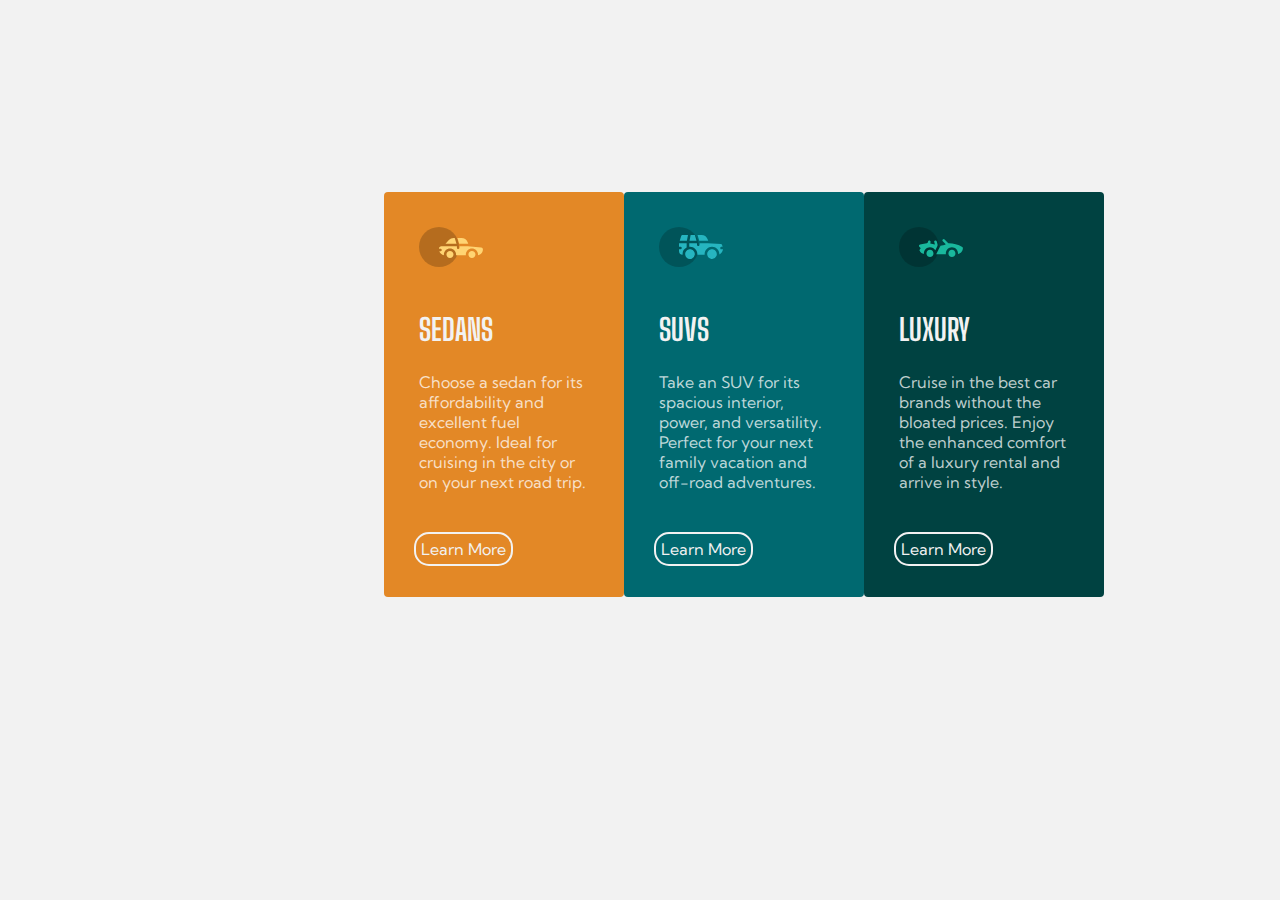
<file: 3-column-preview-card-component-main/index.html>
<!DOCTYPE html>
<html lang="en">
<head>
  <meta charset="UTF-8">
  <meta name="viewport" content="width=device-width, initial-scale=1.0"> 

  <link rel="icon" type="image/png" sizes="32x32" href="./images/favicon-32x32.png">
  <title>Furkan Frontend Mentor</title>
  <style>
    @import url('https://fonts.googleapis.com/css2?family=Kumbh+Sans&display=swap');
    @import url('https://fonts.googleapis.com/css2?family=Big+Shoulders+Display:wght@700&display=swap');
    *{
      border-radius: 4px;
    }
    body{
      background-color: hsl(0, 0%, 95%);
      margin-left:30%;
      margin-top: 15%;
    }
    div.main{
      display: flex;
      justify-content: baseline;
      text-align: left;
    }
    img.photo{
      padding: 5px;
      margin: 15px;
    }
    h2.head{
      color: hsl(0, 0%, 95%);
      font-size: 30px;
      font-family: 'Big Shoulders Display', cursive;
      margin: 20px;
    }
    a.button{
      color: hsl(0, 0%, 95%);
      font-family: 'Kumbh Sans', sans-serif;
      text-decoration: none;
      border: solid 2px;
      border-radius: 15px;
      padding: 5px;
      margin: 15px;
      margin-top: 20px;
      display: inline-block;
    }
    p.parag{
      color: hsla(0, 0%, 100%, 0.75);
      font-family: 'Kumbh Sans', sans-serif;
      padding: 5px;
      margin: 15px;
    }
    div.sedan{
      width: 210px;
      height: 375px;
      background-color: hsl(31, 77%, 52%);
      padding: 15px;

    }
    div.suvs{
      width: 210px;
      height: 375px;
      background-color: hsl(184, 100%, 22%);
      padding: 15px;    
    }
    div.luxury{
      width: 210px;
      height: 375px;
      background-color: hsl(179, 100%, 13%);
      padding: 15px;
    }
  </style>
</head>
<body>
  <div class="main">
  <div class="sedan">
  <img class="photo" src="images/icon-sedans.svg" alt="">
  <h2 class="head">SEDANS</h2>
  <p class="parag">Choose a sedan for its affordability and excellent fuel economy. Ideal for cruising in the city 
  or on your next road trip.</p>
  <a class="button" href="#">Learn More</a>
  </div>
  <div class="suvs">
    <img class="photo" src="images/icon-suvs.svg" alt="">
  <h2 class="head">SUVS</h2>
  <p class="parag">Take an SUV for its spacious interior, power, and versatility. Perfect for your next family vacation 
    and off-road adventures.</p>
    <a class="button" href="#">Learn More</a>
  </div>
  <div class="luxury">
  <img class="photo" src="images/icon-luxury.svg" alt="">
  <h2 class="head">LUXURY</h2>
  <p class="parag"> Cruise in the best car brands without the bloated prices. Enjoy the enhanced comfort of a luxury 
    rental and arrive in style.</p>
    <a class="button" href="#">Learn More</a>
  </div>
</div>
</body>
</html>
</file>
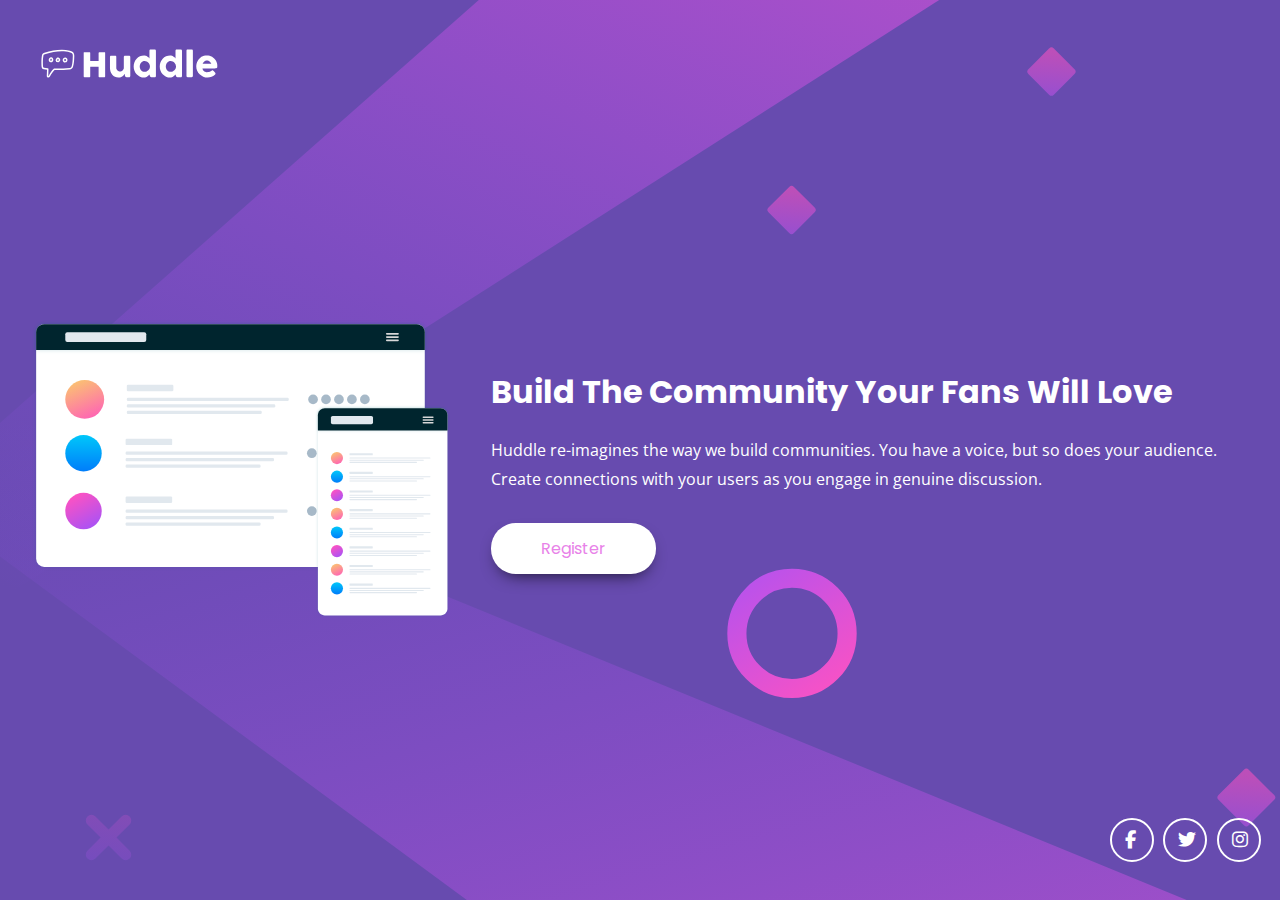
<file: huddle-landing-page-with-single-introductory-section-master/index.html>
<!DOCTYPE html>
<html lang="en">
<head>
  <meta charset="UTF-8">
  <meta name="viewport" content="width=device-width, initial-scale=1.0">

  <link rel="icon" type="image/png" sizes="32x32" href="./images/favicon-32x32.png">
  
  <title>Frontend Mentor | Huddle landing page with single introductory section</title>
  <link rel="stylesheet" href="https://cdnjs.cloudflare.com/ajax/libs/font-awesome/6.1.1/css/all.min.css"/>
  <link rel="stylesheet" href="style.css">
</head>
<body>
  <div class="container">
    <div class="wrapper">
      <div class="header">
        <img src="images/logo.svg" alt="" srcset="">
      </div>
      <div class="main">
        <div class="hero-img"><img src="images/illustration-mockups.svg" alt="" srcset=""></div>
        <div class="hero-text">
          <h1>Build The Community Your Fans Will Love</h1>
          <p>Huddle re-imagines the way we build communities. You have a voice, but so does your audience. 
          Create connections with your users as you engage in genuine discussion.</p>
          <a href="#">Register</a>
        </div>
      </div>
      <div class="social">
        <a href="#">
          <i class="fab fa-facebook-f"></i>
        </a>
        <a href="#">
          <i class="fab fa-twitter"></i>
        </a>
        <a href="#">
          <i class="fab fa-instagram"></i>
        </a>
      </div>
    </div> 
  </div>



  

  

</body>
</html>
</file>
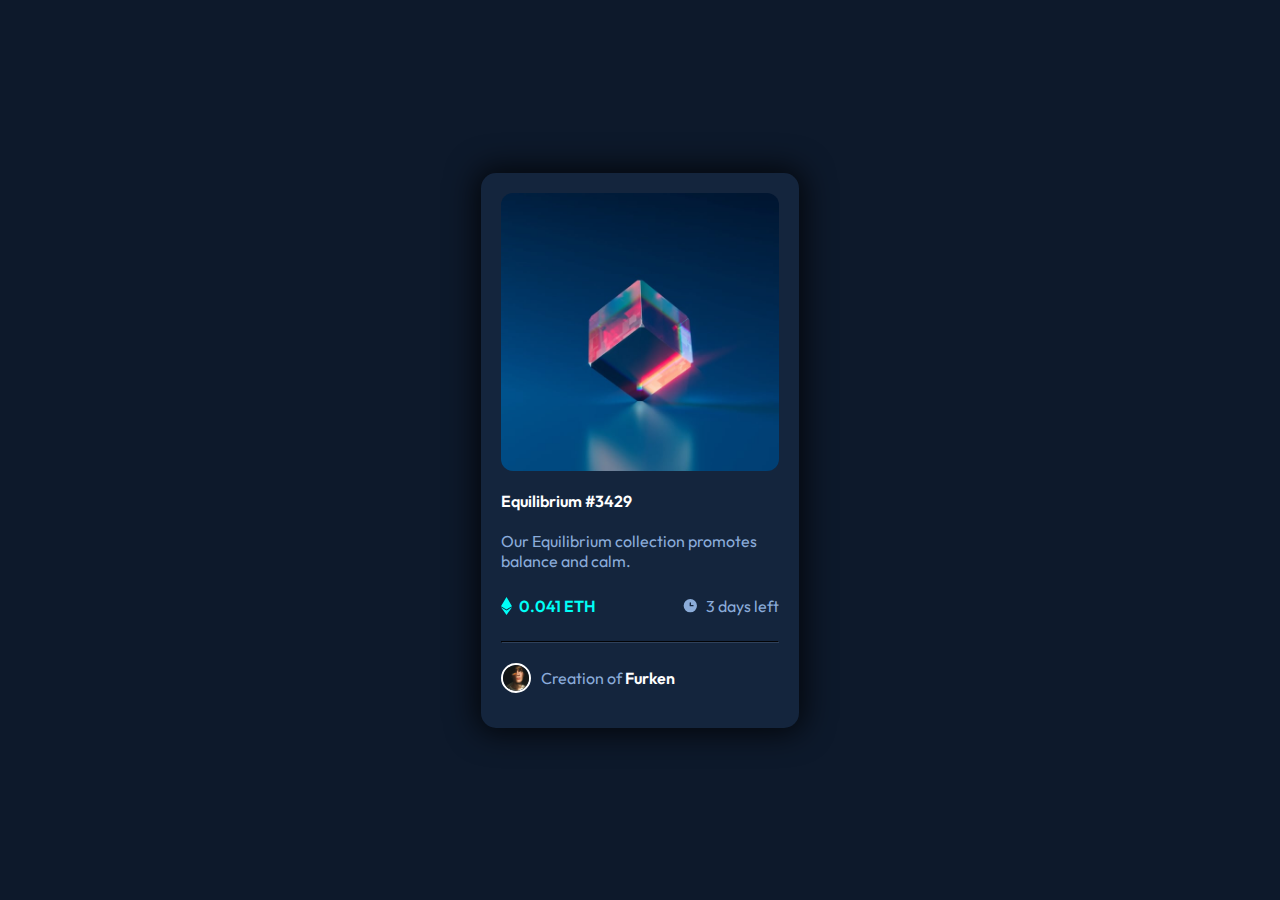
<file: nft-demo/index.html>
<!DOCTYPE html>
<html lang="en">
<head>
  <meta charset="UTF-8">
  <meta name="viewport" content="width=device-width, initial-scale=1.0">

  <link rel="icon" type="image/png" sizes="32x32" href="./images/favicon-32x32.png">
  
  <title>Frontend Mentor | NFT preview card component</title>
  <link rel="stylesheet" href="style.css">
</head>
<body>
  <div class="container">
    <div class="wrapper">
      <div class="img-top">
        <img src="images/image-equilibrium.jpg" alt="">
        <div class="img-overlay">
          <img src="images/icon-view.svg" alt="">
        </div>
      </div>
      <div class="box-text">
        <a href="#">Equilibrium #3429</a>
        <p>Our Equilibrium collection promotes balance and calm.</p>
        <div class="flex">
          <div class="eth">
            <img src="images/icon-ethereum.svg" alt="">
            <p>0.041 ETH</p>
          </div>
          <div class="days">
            <img src="images/icon-clock.svg" alt="">
            <p>3 days left</p>
          </div>
        </div>
        <hr>
        <div class="author">
          <img src="images/image-avatar.png" alt="">
          <p>Creation of <a href="#" class="name">Furken</a></p>
        </div>
      </div>
    </div>
  </div>


  
  
  
  

</body>
</html>
</file>
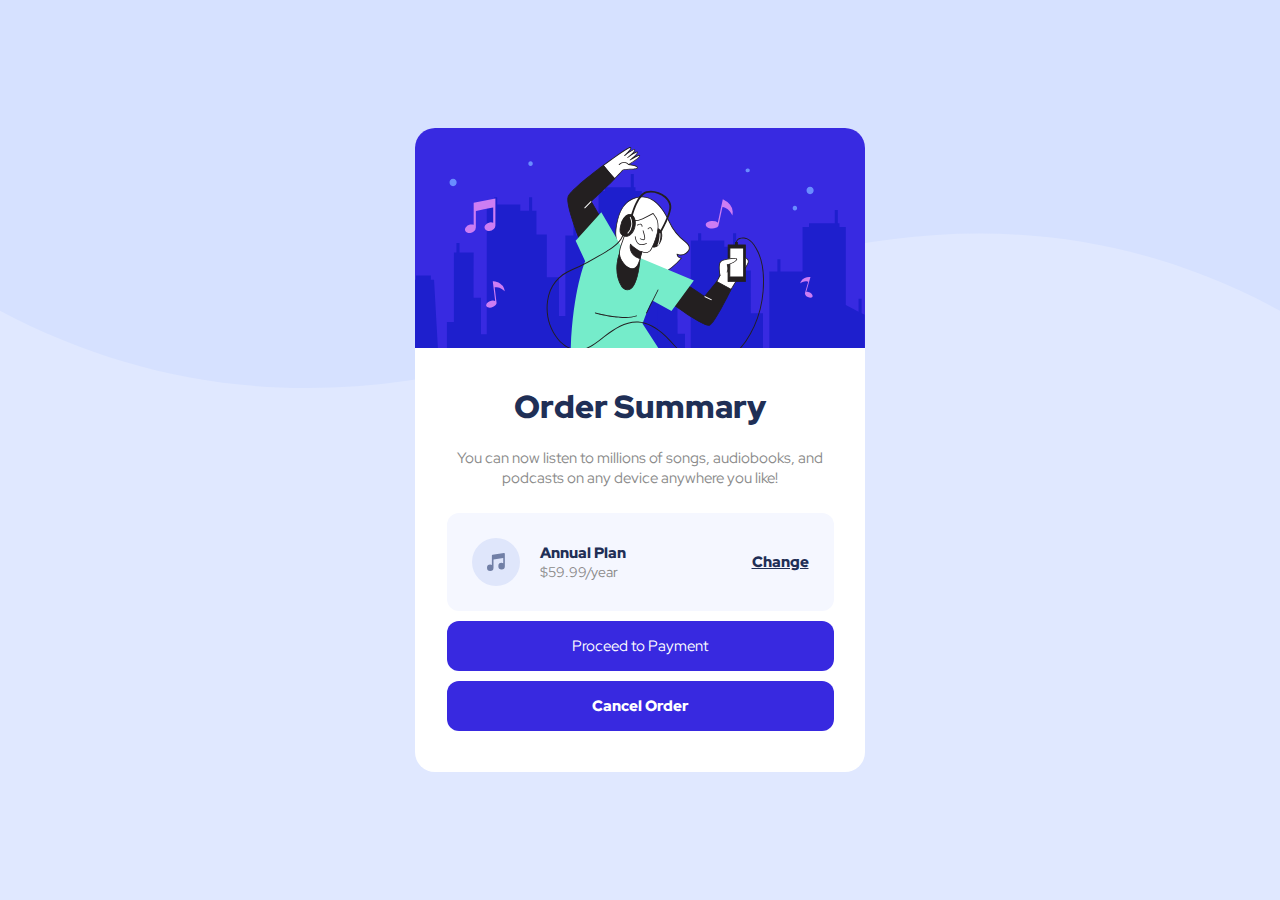
<file: order-summary-component-main/index.html>
<!DOCTYPE html>
<html lang="en">
<head>
  <meta charset="UTF-8">
  <meta name="viewport" content="width=device-width, initial-scale=1.0">

  <link rel="icon" type="image/png" sizes="32x32" href="./images/favicon-32x32.png">
  <link rel="stylesheet" href="style.css">
  
  <title>Frontend Mentor | Order summary card</title>
</head>
<body>

  <div class="container">
    <div class="hero">
      <img src="images/illustration-hero.svg" alt="">
  </div>
  <div class="text-content">
    <h2 class="title">
      Order Summary
    </h2>
    <p class="subtitle">
      You can now listen to millions of songs, audiobooks, and podcasts on any 
      device anywhere you like!
    </p>
    <div class="plan-box">
      <div class="plan-box-left">
        <img src="images/icon-music.svg" alt="">
        <div>
          <h5>Annual Plan</h5>
          <p>$59.99/year</p>
        </div>
      </div>
      <a href="#">Change</a>
    </div>
    <a href="#" class="proceed-btn">Proceed to Payment</a>
    <a href="#" class="cancel-btn">Cancel Order</a>
  </div>
</div>
  

  

</body>
</html>
</file>
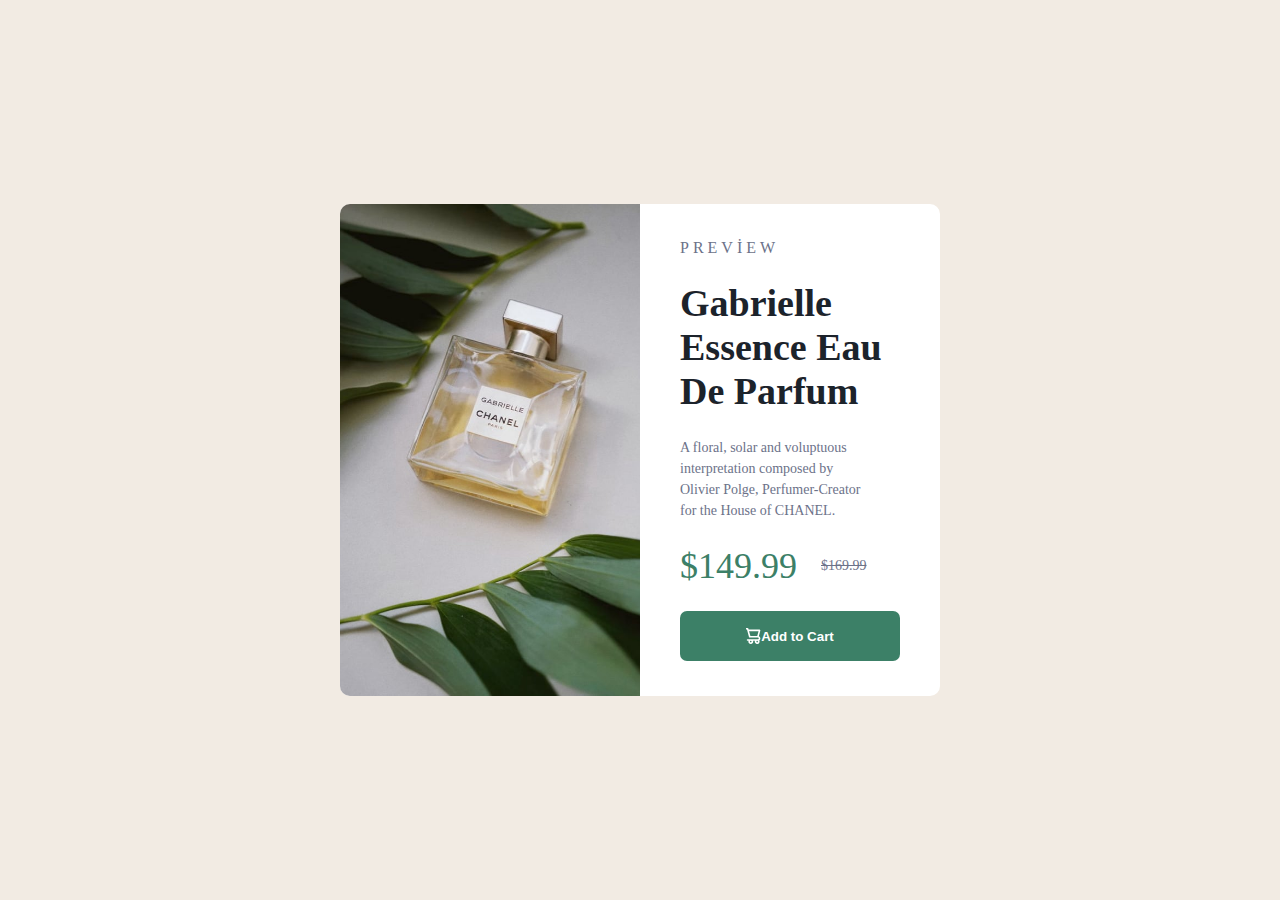
<file: product-preview-card-component-main/index.html>
<!DOCTYPE html>
<html lang="tr">
<head>
  <meta charset="UTF-8">
  <meta name="viewport" content="width=device-width, initial-scale=1.0"> <!-- displays site properly based on user's device -->

  <link rel="icon" type="image/png" sizes="32x32" href="./images/favicon-32x32.png">
  <link rel="stylesheet" href="style.css">
  
  <title>Frontend Mentor | Product preview card component</title>


</head>
<body>
<div class="main">
  <div class="orta">
    <div class="sol"></div>
    <div class="sag">
      <p class="kategori">Preview</p>
      <h1 class="baslik">Gabrielle Essence Eau De Parfum</h1>
      <p class="aciklama">A floral, solar and voluptuous interpretation composed by Olivier Polge, 
  Perfumer-Creator for the House of CHANEL.</p>
      <div class="fiyat">
        <p class="yeni">$149.99</p>
        <p class="eski">$169.99</p>
      </div>
      <button>
        <img src="images/icon-cart.svg" alt="">Add to Cart</button>
    </div>
  </div>
</div>
  
</body>
</html>
</file>
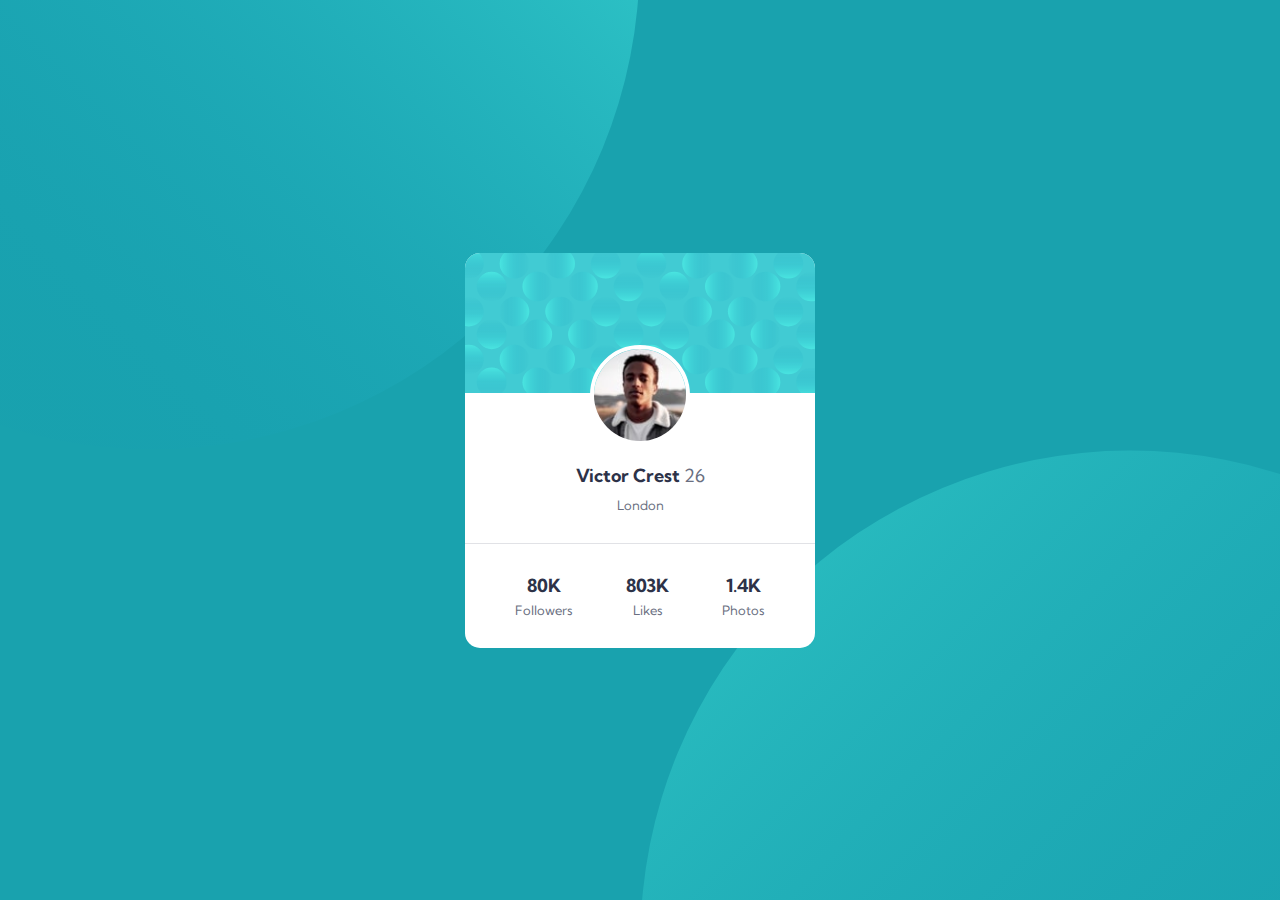
<file: profile-card-component-main/index.html>
<!DOCTYPE html>
<html lang="en">
<head>
  <meta charset="UTF-8">
  <meta name="viewport" content="width=device-width, initial-scale=1.0">

  <link rel="icon" type="image/png" sizes="32x32" href="./images/favicon-32x32.png">
  <link rel="stylesheet" href="style.css">
  
  <title>Frontend Mentor | Profile card component</title>
</head>
<body>
  <div class="container">
    <div class="wrapper">
      <img src="images/bg-pattern-card.svg" alt="">
      <div class="content">
        <img src="images/image-victor.jpg" alt="">
        <h2>Victor Crest <span>26</span></h2>
        <p>London</p>
        <div class="footer">
         <div>
          <p class="num">80K</p>
          <p>Followers</p>
         </div>
        <div>
          <p class="num">803K</p>
          <p>Likes</p>
        </div>
        <div>
          <p class="num">1.4K</p>
          <p>Photos</p>
        </div>
      </div>
    </div>
  </div>
</div>

</body>
</html>
</file>
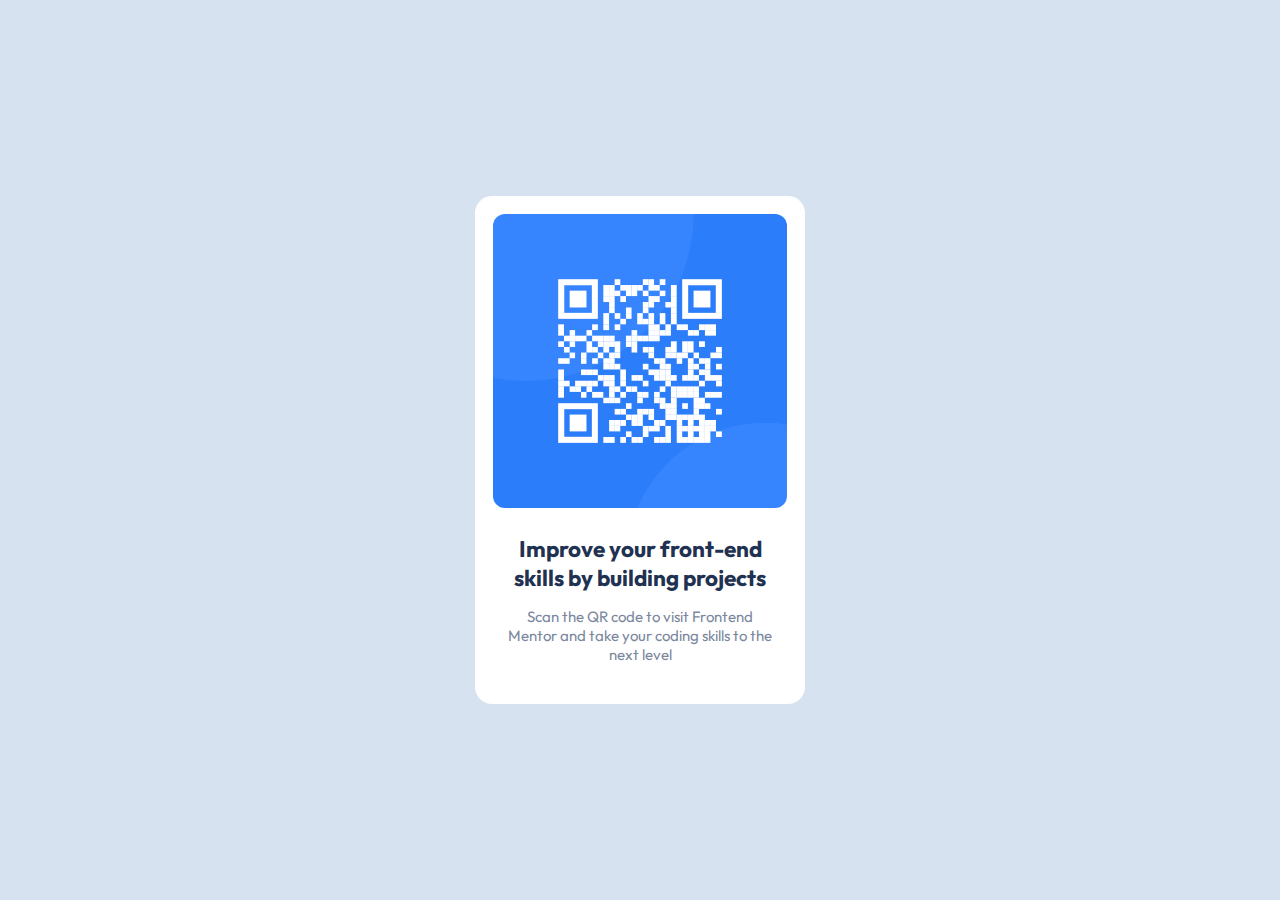
<file: qr-code/index.html>
<!DOCTYPE html>
<html lang="en">
<head>
  <meta charset="UTF-8">
  <meta name="viewport" content="width=device-width, initial-scale=1.0">

  <link rel="icon" type="image/png" sizes="32x32" href="./images/favicon-32x32.png">
  <link rel="stylesheet" href="style.css"> 
  <title>Frontend Mentor | QR code component</title>
</head>
<body>
  <div class="container">
    <div class="card">
      <img src="images/image-qr-code.png" alt="">
      <div class="text">
        <h2>Improve your front-end skills by building projects</h2>
        <p>Scan the QR code to visit Frontend Mentor and take your coding skills to the next level</p>
      </div>
    </div>
  </div>

</body>
</html>
</file>
<file: huddle-landing-page-with-single-introductory-section-master/style.css>
@import url('https://fonts.googleapis.com/css2?family=Open+Sans&family=Poppins:ital,wght@0,600;1,400&display=swap');

*{
    padding: 0;
    margin: 0;
    text-decoration: none;
}
/* font-family: 'Open Sans', sans-serif;
font-family: 'Poppins', sans-serif; */
body{
    min-height: 100vh;
    background-image: url(images/bg-desktop.svg);
    background-repeat: no-repeat;
    background-size: cover;
    background-color: hsl(257, 40%, 49%);
}
.container{
    max-width: 1320px;
    margin: 0 auto;
    height: 100vh;
    
}
.wrapper{
    height: 90%;
    display: flex;
    flex-direction: column;
    justify-content: space-between;
    padding: 40px 0;
    margin: 0 2rem;
}
.header img{
    width: 190px;
    padding-bottom: 20px;
}
.main{
    display: flex;
    align-items: center;
    gap: 40px;
}
.hero-text h1{
    color: #fff;
    font-family: 'Poppins', sans-serif; 
    margin-bottom: 20px;
}
.hero-text p{
    
    font-family: 'Open Sans', sans-serif;
    color: #fff;
    line-height: 1.8;
    margin-bottom: 30px;
}
.hero-text a{
    display: inline-block;
    font-family: 'Poppins', sans-serif; 
    text-decoration: none;
    background-color: #fff;
    color: hsl(300, 69%, 71%);
    padding: 13px 50px;
    border-radius: 25px;
    box-shadow: 0 8px 17px -8px rgba(0, 0, 0, .8);
    transition: all .3s ease;

}
.hero-text a:hover{
    background-color: hsl(300, 69%, 71%);
    color: white;

}
.social{
    text-align: right;
    
}
.social a i{
    color: #fff;
    font-size: 18px;
    position: relative;
    transition: all .3s ease;

}
.social a:not(:first-child) {
    margin-left: 2rem;
}
.social a i::after{
    content: '';
    position: absolute;
    height: 40px;
    width: 40px;
    border: 2px solid white;
    border-radius: 50%;
    left: -15px;
    bottom: -13px;
    transition: all .3s ease;
}
.social a:nth-child(2){
    margin-left: 2.4rem;

}
.social a:hover i {
    color: hsl(300, 69%, 71%);
}
.social a i:hover::after {
    border-color: hsl(300, 69%, 71%);
}
@media only screen and (max-width: 
1440px){
    .hero-img img{
        width: 100%;
    }
}
@media only screen and (max-width: 
768px){
    .main {
        flex-direction: column;
        text-align: center;
    }
    .hero-text h1{
        font-size: 26px;
    }
    .social {
        text-align: center;
        margin-top: 50px;
    }
    .hero-text a{
        padding: 10px 70px;

    }
}
</file>
<file: nft-demo/style.css>
@import url('https://fonts.googleapis.com/css2?family=Outfit:wght@300;400;600&display=swap');
* {
    margin: 0;
    padding: 0;
    box-sizing: border-box;

}
body {
    font-family: 'Outfit', sans-serif;
    background-color: hsl(217, 54%, 11%);
    display: flex;
    justify-content: center;
    align-items: center;
    min-height: 100vh;
}
.container{
    max-width: 350px;
    margin: 0  auto;
}
.wrapper {
    margin: 2rem 1rem;
    padding: 20px;
    background-color: hsl(216, 50%, 16%);
    border-radius: 15px;
    box-shadow: 0px 0px 30px 5px rgba(0, 0, 0, 0.75);
}
.img-top {
    border-radius: 12px;
    overflow: hidden;
    position: relative;
}
.img-top img {
    width: 100%;
    display: block;
}
.img-overlay{
    position: absolute;
    left: 0;
    top: 0;
    height: 100%;
    width: 100%;
    background-color: hsla(178, 100%, 50%, 0.5);
    display: none;

}
.img-overlay img{
    position: absolute;
    width: 50px;
    left: 50%;
    top: 50%;
    transform: translate(-50%,-50%);
}
.img-top:hover .img-overlay{
    display: block;
}
.box-text a{
    color: #FFF;
    text-decoration: none;
    font-weight: 600;
    font-size: 21;
    padding: 20px 0;
    display: inline-block;

}
.box-text a:hover{
    color: hsl(178, 100%, 50%);
}
p{
    color: hsl(215, 51%, 70%);
}
.flex{
    display: flex;
    align-items: center;
    justify-content: space-between;
    padding: 25px 0;
}
.eth, .days{
    display: flex;
    align-items: center;
}
.eth p{
    color: hsl(178, 100%, 50%);
    font-weight: 600;
    padding-left: 7px;
}
.days p{
    padding-left: 7px;
}
hr{
    border-color: hsl(215, 32%, 27%);
}
.author {
    display: flex;
    align-items: center;
    padding-top: 5px;
}
.author img{
    height: 30px;
    width: 30px;
    border-radius: 50%;
    border: 2px solid #FFF;
    margin-right: 10px;
}
.author p a.name{
    color: #FFF;
    font-size: 16px;
}
.author p a.name:hover{
    color: hsl(178, 100%, 50%);
}
</file>
<file: order-summary-component-main/style.css>
@import url('https://fonts.googleapis.com/css2?family=Red+Hat+Display:wght@500;700;900&display=swap');
* {
    margin: 0;
    padding: 0;
    box-sizing: border-box;
}
body {
    font-family: 'Red Hat Display', sans-serif;
    min-height: 100vh;
    background-image: url(images/pattern-background-desktop.svg);
    background-repeat: no-repeat;
    background-size: contain;
    background-color: hsl(225, 100%, 94%);
    position: relative;
    font-size: 15px;
}
.container{
    position: absolute;
    left: 50%;
    top: 50%;
    transform: translate(-50%, -50%);
    max-width: 450px;
    background: #FFF;
    border-radius: 20px;
    overflow: hidden;
}
.text-content {
   padding: 7%;
   text-align: center;

}
.title{
    color: hsl(223, 47%, 23%);
    font-weight: 900;
    font-size: 32px;
    margin-bottom: 20px;
}
.text-content p.subtitle{
    color: #8a8a8a;
    margin-bottom: 25px;
}
.plan-box{
    background-color: hsl(225, 100%, 98%);
    border-radius: 12px;
    display: flex;
    padding: 25px;
    align-items: center;
    justify-content: space-between;
}
.plan-box-left{
    display: flex;
    align-items: center;
    text-align: left;
}
.plan-box-left div{
    margin-left: 20px;
}
.plan-box-left div h5{
    font-weight: 900;
    font-size: 15px;
    color: hsl(223, 47%, 23%);
}
.plan-box-left div p{
    font-size: 14px;
    color: #8a8a8a;
}
.plan-box a{
    font-weight: 900;
    color: hsl(223, 47%, 23%);
    transition: color .3s ease;
}
.plan-box a:hover{
    text-decoration: none;
    color: hsl(245, 75%, 52%);
}
a.proceed-btn{
    display: block;
    text-decoration: none;
    color: white;
    background-color: hsl(245, 75%, 52%);
    padding: 15px 0;
    border-radius: 12px;
    margin: 10px 0;
    transition: background-color .3s ease;
}
a.proceed-btn:hover{
    background-color: hsl(140, 100%, 50%);
}
a.cancel-btn{
    display: block;
    color: white;
    background-color: hsl(245, 75%, 52%);
    text-decoration: none;
    font-weight: 900;
    padding: 15px 0;
    border-radius: 12px;
    margin: 10px 0;
    transition: color .3s ease;
}
a.cancel-btn:hover{
    color: hsl(0, 0%, 100%);
    background-color: hsl(2, 91%, 56%);
}
@media only screen and (max-width: 425px) {
    body{
        background-image: url(images/pattern-background-mobile.svg);
        font-size: 14px;
    }
    .container {
        max-width: 87%;
    }
    .title{
        font-size: 23px;
    }
    div.plan-box{
        padding: 12px;
    }
    .plan-box-left div{
        margin-left: 10px;
    }
    a.proceed-btn,
    a.cancel-btn,
    .plan-box a{
        font-size: 13px;
    }
    .text-content{
        padding: 9% 7%;
    }
    
}
</file>
<file: product-preview-card-component-main/style.css>
*{
    margin: 0;
    padding: 0;
    box-sizing: border-box;
}
body {
    width: 100%;
    height: 100vh;
    display: flex;
    justify-content: center;
    align-items: center;
    min-height: 100vh;
    background-color: hsl(30, 38%, 92%);
}
.main{
    width: 100%;
}
.orta{
    min-width: 600px;
    width: 30%;
    margin: 0 auto;
    display: flex;
    background-color: #fff;
    border-radius: 10px;
}
.sol{
width: 50%;
background-image: url(images/image-product-desktop.jpg);
background-position: center;
background-size: cover;
border-top-left-radius: 10px;
border-bottom-left-radius: 10px;
}
.sag{
width: 50%;
display: flex;
flex-direction: column;
row-gap: 24px;
padding: 35px 40px;
border-top-right-radius: 10px;
border-bottom-right-radius: 10px;
}
.kategori{
font-size: 16px;
color: hsl(228, 12%, 48%);
letter-spacing: 4px;
text-transform: uppercase;
font-weight: 500;
}
h1 {
    font-size: 38px;
    color: hsl(212, 21%, 14%);

}
.aciklama{
    width: 85%;
    line-height: 1.5;
    color: hsl(228, 12%, 48%);
    font-size: 14px;
}
.fiyat {
    width: 100%;
    display: flex;
    align-items: center;
    gap: 24px;
}
.yeni {
    font-size: 36px;
    color: hsl(158, 36%, 37%);
}
.eski{
    font-size: 14px;
    text-decoration: line-through;
    color: hsl(228, 12%, 48%);
}
button{
    width: 100%;
    padding: 17px 0;
    margin: 0 auto;
    display: flex;
    justify-content: center;
    align-items: center;
    color: #fff;
    background-color: hsl(158, 36%, 37%);
    font-weight: 700;
    border-radius: 7px;
    border: none;
    cursor: pointer;
}
button:hover{
    background-color: hsl(158, 52%, 28%);
}
</file>
<file: profile-card-component-main/style.css>
@import url('https://fonts.googleapis.com/css2?family=Kumbh+Sans:wght@400;700&display=swap');
* {
    margin: 0;
    padding: 0;
    box-sizing: border-box;

}
body {
    background-color: hsl(185, 75%, 39%);
    font-family: 'Kumbh Sans', sans-serif;
    display: flex;
    align-items: center;
    min-height: 100vh;
    background-image: url(images/bg-pattern-top.svg), url(images/bg-pattern-bottom.svg);
    background-repeat: no-repeat;
    background-position: right 50vw bottom 50vh, left 50vw top 50vh;
}
.container {
    margin: 0 auto;
    text-align: center;

}
div.wrapper {
    max-width: 420px;
    background-color: #FFF;
    border-radius: 15px;
    overflow: hidden;
    margin: 1rem;

}
.content img{
    width: 100px;
    height: 100px;
    border-radius: 50%;
    border: 4px solid #FFF;
    margin-top: -52px;
    margin-bottom: 15px;
}
.content h2{
    color: hsl(229, 23%, 23%);
    font-size: 18px;
    font-weight: 700;
    margin-bottom: 10px;
}
.content h2 span{
    color: hsl(227, 10%, 46%);
    font-weight: 400;

}
.content p{
    color: hsl(227, 10%, 46%);
    font-size: 13px;
}
.footer {
    display: flex;
    justify-content: space-between;
    padding: 30px 50px;
    border-top: 1px solid hsla(227, 10%, 46%, 0.2);
    margin-top: 30px;
}
.footer p.num {
    font-size: 18px;
    color: hsl(229, 23%, 23%);
    font-weight: 700;
    margin-bottom: 5px;
    
}
</file>
<file: qr-code/style.css>
@import url('https://fonts.googleapis.com/css2?family=Outfit:wght@400;700&display=swap');
*{
    margin: 0;
    padding: 0;
}
body {
    font-family: 'Outfit', sans-serif;
    background-color: hsl(212, 45%, 89%);
    min-height: 100vh;
    display: flex;
    align-items: center;
    font-size: 15px;
}

.container {
    max-width: 360px;
    margin: 0 auto;
}
.card{
    background-color: hsl(0, 0%, 100%);
    padding: 18px;
    border-radius: 17px;
    text-align: center;
    margin: 0 1em;
}
.card img{
    width: 100%;
    border-radius: 12px;
}
.text {
    padding: 22px 10px;
}
.text h2{
    color: hsl(218, 44%, 22%);
    padding-bottom: 15px;
}

.text p{
    color: hsl(220, 15%, 55%);
}
</file>
